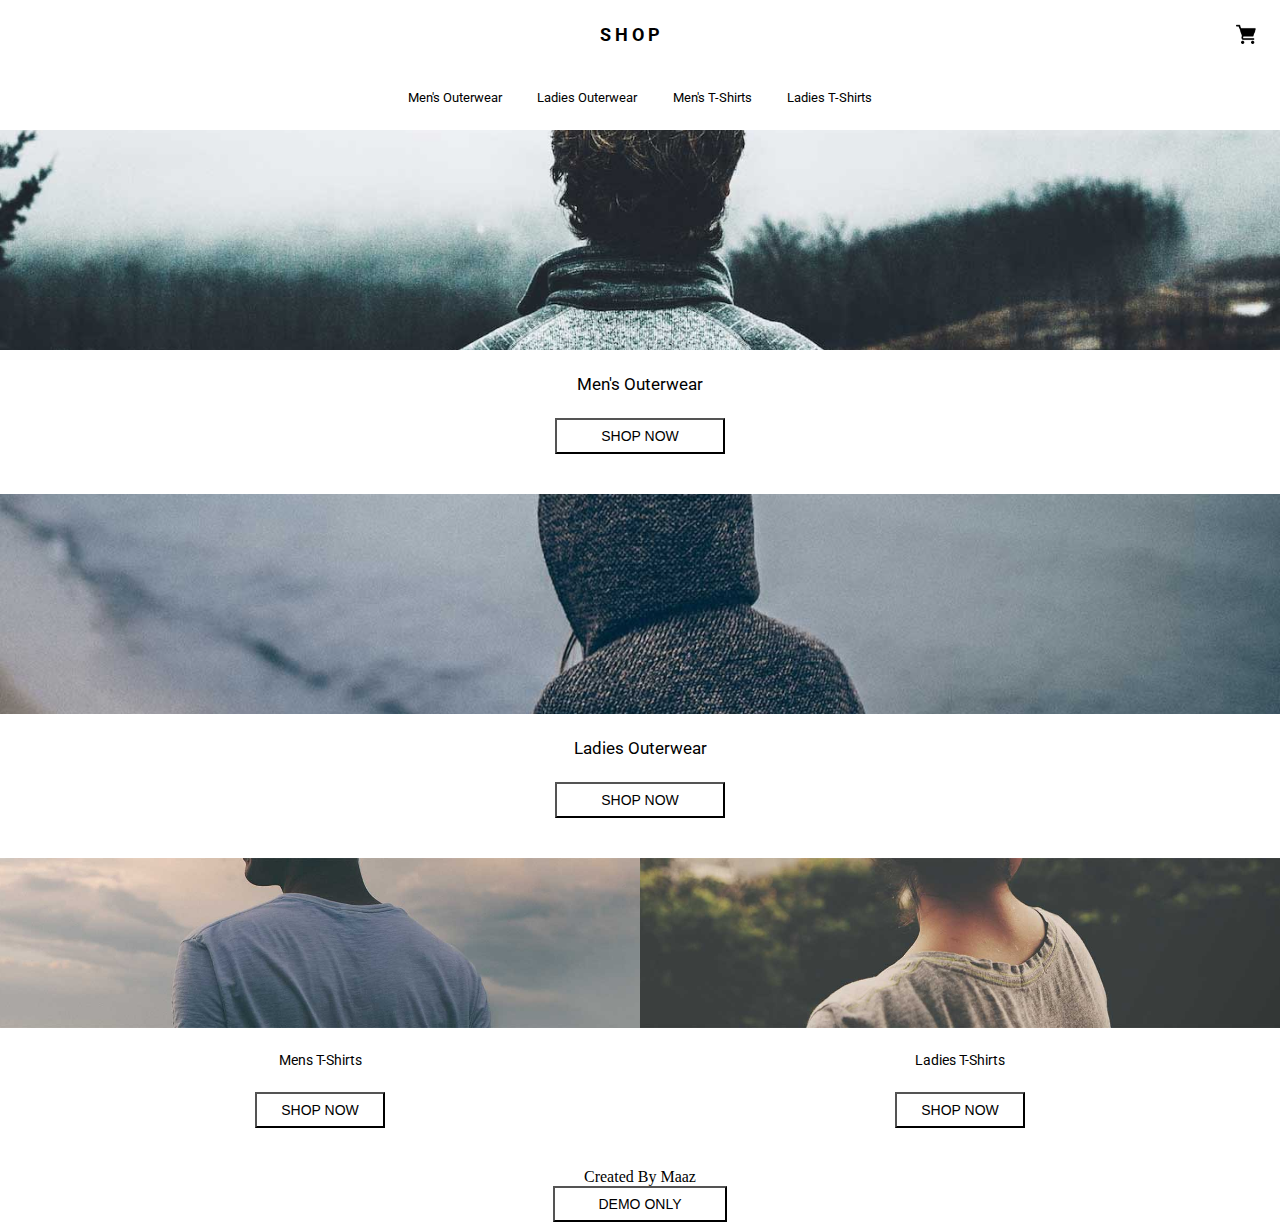
<file: index.html>
<!DOCTYPE html>
<html lang="en">
<head>
    <link rel="preconnect" href="https://fonts.googleapis.com">
    <link rel="preconnect" href="https://fonts.gstatic.com" crossorigin>
    <link href="https://fonts.googleapis.com/css2?family=Roboto:ital,wght@0,100;0,300;0,400;0,500;0,700;0,900;1,100;1,300;1,400;1,500;1,700;1,900&display=swap" rel="stylesheet">
    <meta charset="UTF-8">
    <meta name="viewport" content="width=device-width, initial-scale=1.0">
    <title>Ploymer Project</title>
    <link rel="stylesheet" href="styles.css">
</head>
<body>
    <main>
        <nav>
            <div>
                <a href="index.html">
                    <img src="images_home_screen/menu.png" alt="options" class="hamburger">
                </a>
            </div>
            <div>
                <p>S H O P</p>
            </div>
            <div>
                <a href="index.html">
                    <img src="images_home_screen/grocery-store.png" alt="cart" class="cart">
                </a>
            </div>
        </nav>
        <div class="categories-bar">
            <div class="categories">
                <p>Men's Outerwear</p> 
                <p>Ladies Outerwear</p>
                <p>Men's T-Shirts</p> 
                <p>Ladies T-Shirts</p>
            </div>
        </div>

        <!-- <div class="container"> -->
            <div class="mens-outerwear">
                <div class="image"></div>
                <div class="category-button">
                    <p>Men's Outerwear</p>
                    <a href="mens-outerwear.html"> 
                        <button>SHOP NOW</button>
                    </a>
                </div>
            </div>
            
            <div class="ladies-outerwear">
                <div class="image"></div>
                <div class="category-button">
                    <p>Ladies Outerwear</p>
                    <button>SHOP NOW</button>
                </div>
            </div>
            <div class="t-shirt">
                <div class="mens-tshirt">
                    <div class="image"></div>
                    <div class="category-button">
                        <p>Mens T-Shirts</p>
                        <button>SHOP NOW</button>
                    </div>
                </div>
                <div class="ladies-tshirt">
                    <div class="image"></div>
                    <div class="category-button">
                        <p>Ladies T-Shirts</p>
                        <button>SHOP NOW</button>
                    </div>
                </div>
            </div>
        <!-- </div> -->
         <footer>
            <a>Created By Maaz</a>
            <button>DEMO ONLY</button>
         </footer>
    </main>
</body>
</html>
</file>
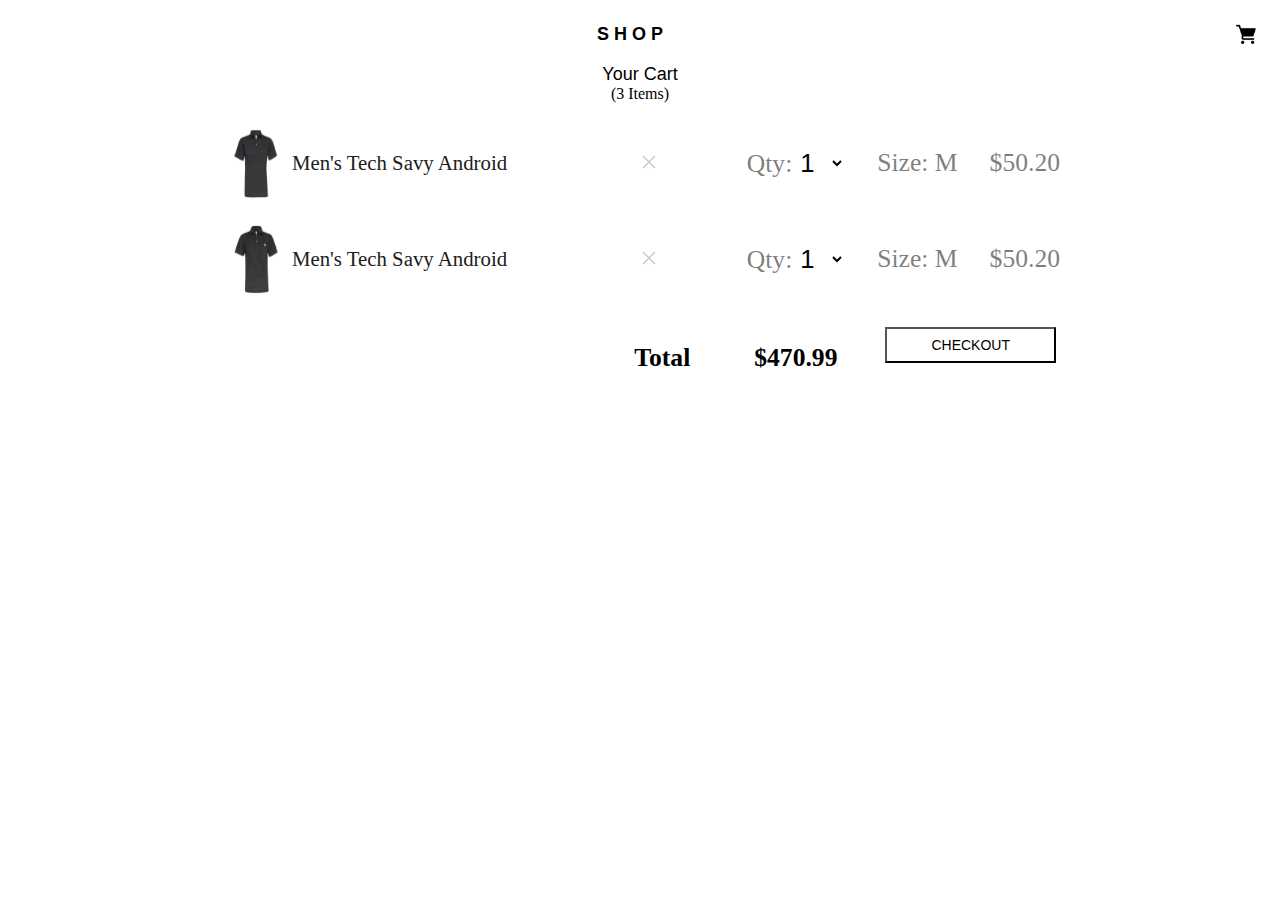
<file: cart.html>
<!DOCTYPE html>
<html lang="en">
  <head>
    <meta charset="UTF-8" />
    <meta name="viewport" content="width=device-width, initial-scale=1.0" />
    <link rel="stylesheet" href="styles.css" />
    <title>Cart Page</title>
  </head>
  <body>
    <nav>
        <div>
            <a href="index.html">
                <img src="images_home_screen/menu.png" alt="options" class="hamburger">
            </a>
        </div>
        <div>
            <p>S H O P</p>
        </div>
        <div>
            <a href="index.html">
                <img src="images_home_screen/grocery-store.png" alt="cart" class="cart">
            </a>
        </div>
    </nav>
    
    <div class="cart-container">
      <div class="cart-header">
        <p class="cart-heading">Your Cart</p>
        <span class="total-cart-item">(3 Items)</span>
      </div>

      <div id="cart-items-list">
        <div class="single-cart-item">
          <img
            src="images/10-11017A.jpg"
            alt="Item Image"
            class="cart-item-image"
          />
          <div class="cart-item-details">
            <div class="cart-item-title">
              <a
                class="cart-item-name"
                href="/detail/mens_outerwear/Men+s+Tech+Shell+Full-Zip"
                >Men's Tech Savy Android</a
              >
            </div>
            <button class="delete-item-button">
              <img class="delete-button-icon" src="images_home_screen/cross.png" alt="" />
            </button>
            <div class="cart-item-purchase-detail">
              <div class="cart-item-quantity">
                <label class="cart-item-label">Qty:</label>
                <select id="cart-item-select">
                  <option value="1">1</option>
                  <option value="2">2</option>
                  <option value="3">3</option>
                  <option value="4">4</option>
                  <option value="5">5</option>
                  <option value="6">6</option>
                  <option value="7">7</option>
                  <option value="8">8</option>
                  <option value="9">9</option>
                  <option value="10">10</option>
                  <option value="11">11</option>
                  <option value="12">12</option>
                </select>
              </div>
              <div class="cart-item-label">Size: <span>M</span></div>
              <div class="cart-item-label">$50.20</div>
            </div>
          </div>
        </div>
        
        <div class="single-cart-item">
            <img
              src="images/10-11019A.jpg"
              alt="Item Image"
              class="cart-item-image"
            />
            <div class="cart-item-details">
              <div class="cart-item-title">
                <a
                  class="cart-item-name"
                  href="/detail/mens_outerwear/Men+s+Tech+Shell+Full-Zip"
                  >Men's Tech Savy Android</a
                >
              </div>
              <button class="delete-item-button">
                <img class="delete-button-icon" src="images_home_screen/cross.png" alt="" />
              </button>
              <div class="cart-item-purchase-detail">
                <div class="cart-item-quantity">
                  <label class="cart-item-label">Qty:</label>
                  <select id="cart-item-select">
                    <option value="1">1</option>
                    <option value="2">2</option>
                    <option value="3">3</option>
                    <option value="4">4</option>
                    <option value="5">5</option>
                    <option value="6">6</option>
                    <option value="7">7</option>
                    <option value="8">8</option>
                    <option value="9">9</option>
                    <option value="10">10</option>
                    <option value="11">11</option>
                    <option value="12">12</option>
                  </select>
                </div>
                <div class="cart-item-label">Size: <span>M</span></div>
                <div class="cart-item-label">$50.20</div>
              </div>
            </div>
          </div>

        <div class="billing-total">
          <div class="item-total">
            <span class="total-amount">Total</span>
            <span class="total-amount">$470.99</span>
            <a id="cart-page__button" href="checkout-page.html">
              <button class="banner__button">CHECKOUT</button>
            </a>
          </div>
        </div>
      </div>
    </div>
  </body>
</html>
</file>
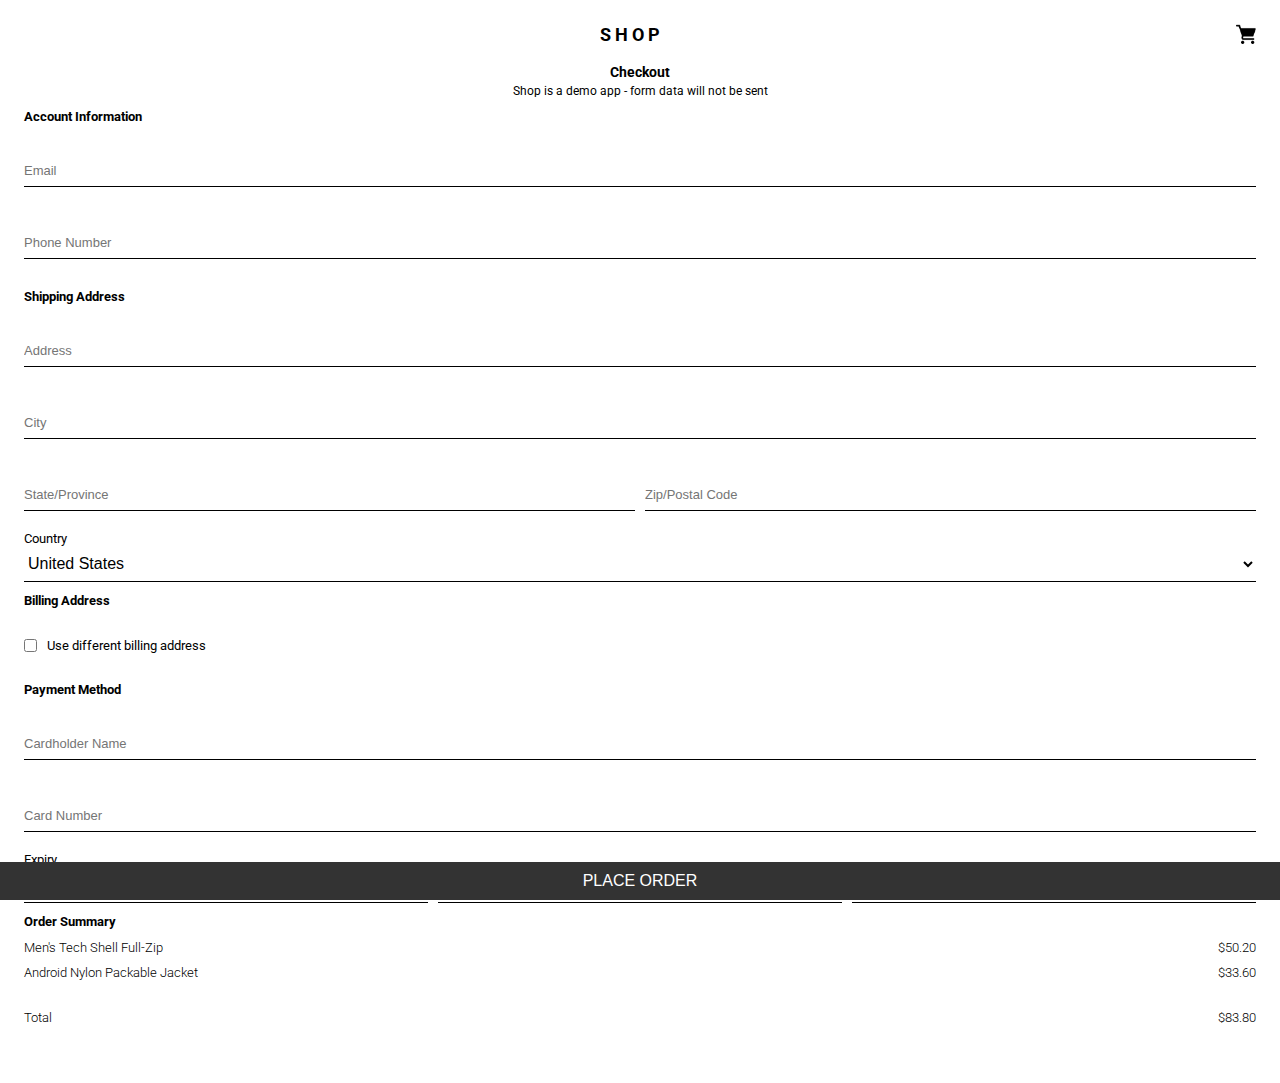
<file: checkout.html>
<!DOCTYPE html>
<html lang="en">
<head>
    <link rel="preconnect" href="https://fonts.googleapis.com">
    <link rel="preconnect" href="https://fonts.gstatic.com" crossorigin>
    <link href="https://fonts.googleapis.com/css2?family=Roboto:ital,wght@0,100;0,300;0,400;0,500;0,700;0,900;1,100;1,300;1,400;1,500;1,700;1,900&display=swap" rel="stylesheet">
    <meta charset="UTF-8">
    <meta name="viewport" content="width=device-width, initial-scale=1.0">
    <title>Document</title>
    <link rel="stylesheet" href="styles.css">
</head>
<body>
    <main>
        <nav>
            <div>
                <a href="index.html">
                    <img src="images_home_screen/menu.png" alt="options" class="hamburger">
                </a>
            </div>
            <div>
                <p>S H O P</p>
            </div>
            <div>
                <a href="index.html">
                    <img src="images_home_screen/grocery-store.png" alt="cart" class="cart">
                </a>
            </div>
        </nav>
        <div class="checkout-container">
            <div class="checkout-heading">
                <h1>Checkout</h1>
                <p>Shop is a demo app - form data will not be sent</p>
            </div>

            <h2>Account Information</h2>
            <input type="email" placeholder="Email">
            <input type="tel" placeholder="Phone Number">
            <h2>Shipping Address</h2>
            <input type="text" placeholder="Address">
            <input type="text" placeholder="City">
            <div class="state-zipcode">
                <input type="text" placeholder="State/Province">
                <input type="text" placeholder="Zip/Postal Code">
            </div>
            <label for="country">Country</label>
            <select name="country" id="country" >
                <option value="US" selected>United States</option>
                <option value="CA"> Canada</option>
            </select>
            <h2>Billing Address</h2>
            <div class="billing-address">
                <input type="checkbox" id="setBilling">
                <label for="setBilling">Use different billing address</label>
            </div>
            <!-- <input type="text" placeholder="Address">
            <input type="text" placeholder="City">
            <input type="text" placeholder="State/Province">
            <input type="text" placeholder="Zip/Postal Code"> -->
            <h2>Payment Method</h2>
            <input type="text" placeholder="Cardholder Name">
            <input type="text" placeholder="Card Number">
            <label for="Expiry">Expiry</label>
            <div class="cc-expiry">
                <select name="ccExpMonth" id="ccExpMonth">
                    <option value="01">Jan</option>
                    <option value="02">Feb</option>
                    <option value="03">Mar</option>
                    <option value="04">Apr</option>
                    <option value="05">May</option>
                    <option value="06">Jun</option>
                    <option value="07">Jul</option>
                    <option value="08">Aug</option>
                    <option value="09">Sep</option>
                    <option value="10">Oct</option>
                    <option value="11">Nov</option>
                    <option value="12">Dec</option>
                </select>
                <select name="ccExpYear" id="ccExpYear">
                    <option value="2024">2024</option>
                    <option value="2025">2025</option>
                    <option value="2026">2026</option>
                    <option value="2027">2027</option>
                    <option value="2028">2028</option>
                    <option value="2029">2029</option>
                    <option value="2030">2030</option>
                    <option value="2031">2031</option>
                    <option value="2032">2032</option>
                    <option value="2033">2033</option>
                    <option value="2034">2034</option>
                </select>
                <input type="tel" placeholder="CVV" id="cvv">
            </div>

            <h2>Order Summary</h2>
            <div id="order-summary">
                <div class="cart-item-1">
                    <p>Men's Tech Shell Full-Zip</p>
                    <p>$50.20</p>
                </div>
                <div class="cart-item-2">
                    <p>Android Nylon Packable Jacket</p>
                    <p>$33.60</p>
                </div>
                <div class="total">   
                    <p>Total</p>
                    <p>$83.80</p>
                </div>
            </div>
            <div class="product-details-cart-button">
                <button>PLACE ORDER</button>
            </div>
        </div>
    </main>
</body>
</html>
</file>
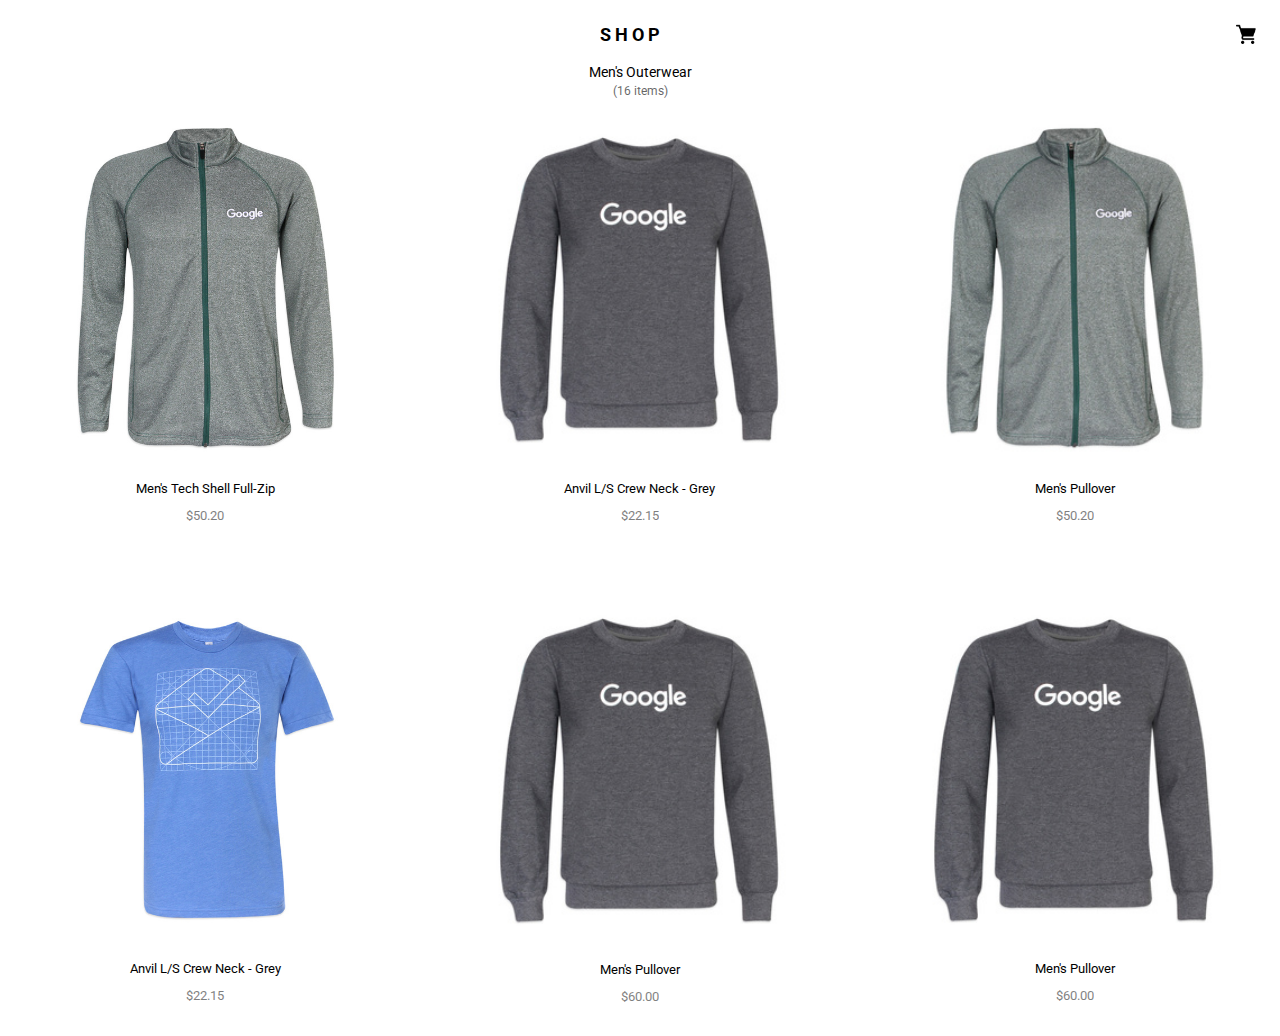
<file: mens-outerwear.html>
<!DOCTYPE html>
<html lang="en">
<head>
    <link rel="preconnect" href="https://fonts.googleapis.com">
    <link rel="preconnect" href="https://fonts.gstatic.com" crossorigin>
    <link href="https://fonts.googleapis.com/css2?family=Roboto:ital,wght@0,100;0,300;0,400;0,500;0,700;0,900;1,100;1,300;1,400;1,500;1,700;1,900&display=swap" rel="stylesheet">
    <meta charset="UTF-8">
    <meta name="viewport" content="width=device-width, initial-scale=1.0">
    <link rel="stylesheet" href="styles.css">
    <title>Document</title>
</head>
<body>
    <main>
        <nav>
            <div>
                <a href="index.html">
                    <img src="images_home_screen/menu.png" alt="options" class="hamburger">
                </a>
            </div>
            <div>
                <p>S H O P</p>
            </div>
            <div>
                <a href="index.html">
                    <img src="images_home_screen/grocery-store.png" alt="cart" class="cart">
                </a>
            </div>
        </nav>
        <header class="mens-outerwear-header">
            <div class="mens-outerwear-header-content">
                <h3>Men's Outerwear</h3>
                <p>(16 items)</p>
            </div>
        </header>
        <div class="product-catalog">
            <div class="product">
                <a href="product-details1.html">
                    <div class="product-image">
                        <img src="images/10-15068A.jpg" alt="Men's Tech Shell Full-Zip">
                    </div>
                </a>
                <p class="product-title">Men's Tech Shell Full-Zip</p>
                <p class="product-price">$50.20</p>
            </div>
            
            <div class="product">
                <a href="product-details2.html">
                    <div class="product-image">
                        <img src="images/10-14154B.jpg" alt="Men's Jacket">
                    </div>
                </a>
                <p class="product-title">Anvil L/S Crew Neck - Grey</p>
                <p class="product-price">$22.15</p>
            </div>
        
            <div class="product">
                <a href="product-details3.html">
                    <div class="product-image">
                        <img src="images/10-15068B.jpg" alt="Men's Pullover">
                    </div>
                </a>
                <p class="product-title">Men's Pullover</p>
                <p class="product-price">$50.20</p>
            </div>
            
            <div class="product">
                <a href="product-details3.html">
                    <div class="product-image">
                        <img src="images/10-13240A.jpg" alt="Men's Pullover">
                    </div>
                </a>
                <p class="product-title">Anvil L/S Crew Neck - Grey</p>
                <p class="product-price">$22.15</p>
            </div>

            <div class="product">
                <a href="product-details3.html">
                    <div class="product-image">
                        <img src="images/10-14154B.jpg" alt="Men's Pullover">
                    </div>
                </a>
                <p class="product-title">Men's Pullover</p>
                <p class="product-price">$60.00</p>
            </div>

            <div class="product">
                <a href="product-details3.html">
                    <div class="product-image">
                        <img src="images/10-14154B.jpg" alt="Men's Pullover">
                    </div>
                </a>
                <p class="product-title">Men's Pullover</p>
                <p class="product-price">$60.00</p>
            </div>
        </div>        
    </main>
</body>
</html>
</file>
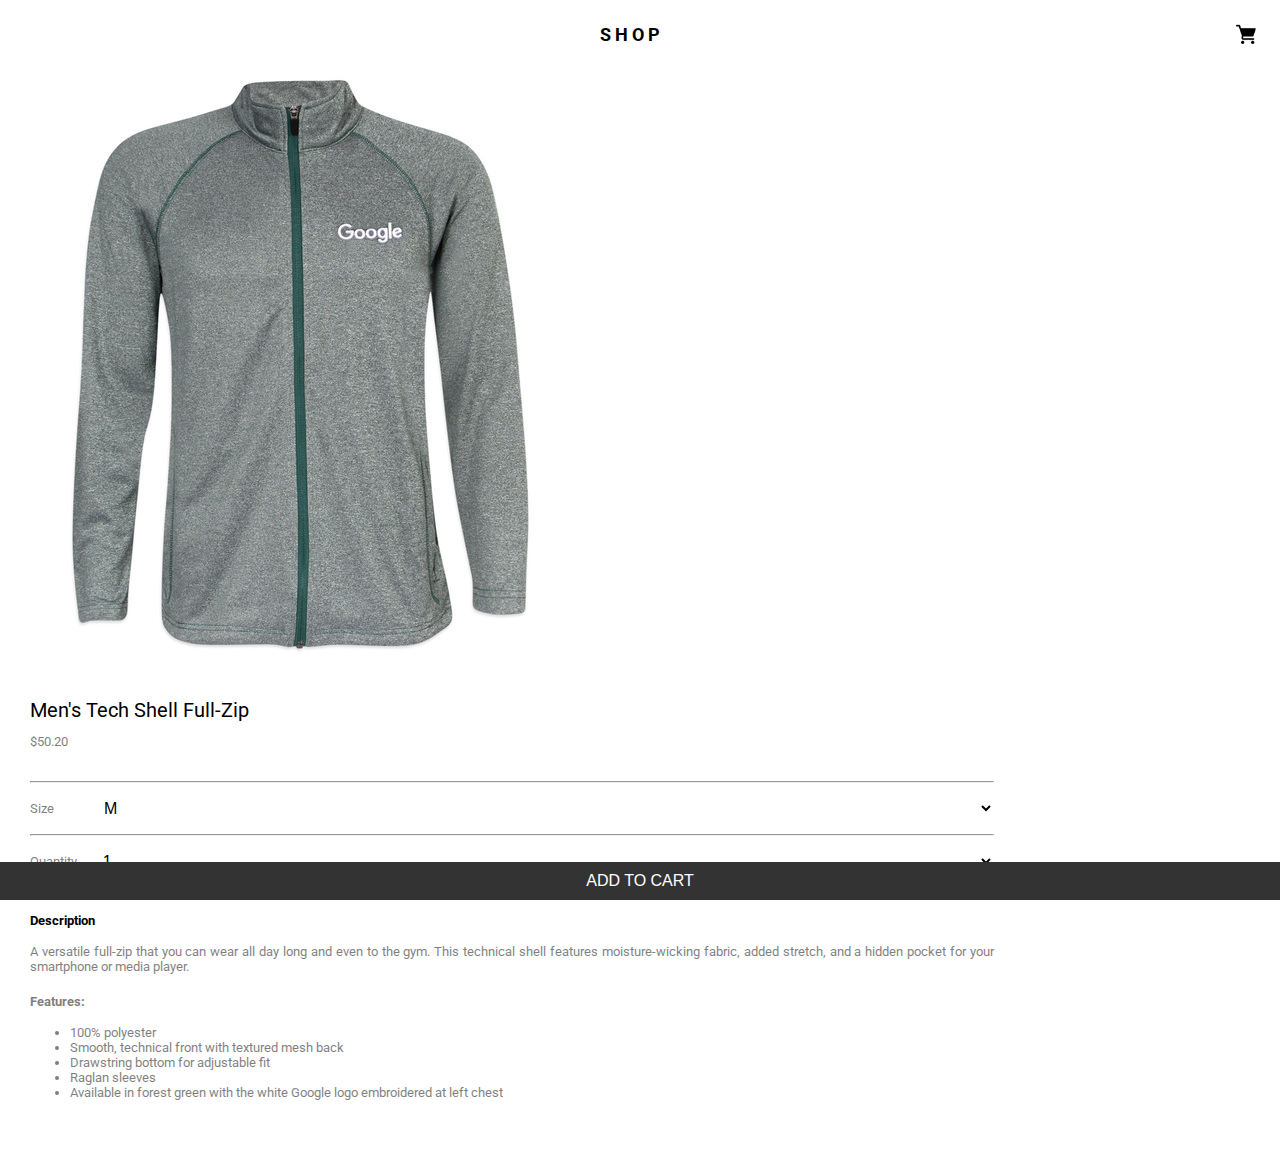
<file: product-details.html>
<!DOCTYPE html>
<html lang="en">
<head>
    <meta charset="UTF-8">
    <meta name="viewport" content="width=device-width, initial-scale=1.0">
    <link rel="preconnect" href="https://fonts.googleapis.com">
    <link rel="preconnect" href="https://fonts.gstatic.com" crossorigin>
    <link href="https://fonts.googleapis.com/css2?family=Roboto:ital,wght@0,100;0,300;0,400;0,500;0,700;0,900;1,100;1,300;1,400;1,500;1,700;1,900&display=swap" rel="stylesheet">
    <title>Product Details</title>
    <link rel="stylesheet" href="styles.css">
</head>
<body>
    <main>
        <nav>
            <div>
                <a href="index.html">
                    <img src="images_home_screen/menu.png" alt="options" class="hamburger">
                </a>
            </div>
            <div>
                <p>S H O P</p>
            </div>
            <div>
                <a href="index.html">
                    <img src="images_home_screen/grocery-store.png" alt="cart" class="cart">
                </a>
            </div>
        </nav>
        <div class="product-details-container">
            <!-- Product Image Section -->
            <div class="product-details-image">
                <img src="images/10-15068A.jpg" alt="Men's Tech Shell Full-Zip">
            </div>

            <!-- Product Details Section -->
            <div class="product-details-content">
                <p id="product-name">Men's Tech Shell Full-Zip</p>
                <p class="product-price">$50.20</p>

                <!-- Product Options -->
                <div class="product-details-options">
                    <hr>
                    <div class="product-size">
                        <label for="size" >Size</label>
                        <select id="size" name="size">
                            <option value="M">M</option>
                            <option value="L">L</option>
                            <option value="XL">XL</option>
                        </select>
                    </div>

                    <hr>

                    <div class="product-quantity">
                        <label for="quantity" >Quantity</label>
                        <select id="quantity" name="quantity">
                            <option value="1">1</option>
                            <option value="2">2</option>
                            <option value="3">3</option>
                        </select>
                    </div>

                    <hr>

                </div>

                <!-- Product Description -->
                <div class="product-details-description">
                    <h3>Description</h3>
                    <p>
                        A versatile full-zip that you can wear all day long and even to the gym. 
                        This technical shell features moisture-wicking fabric, added stretch, and a hidden pocket for your smartphone or media player.
                    </p>

                    <h4>Features:</h4>
                    <ul>
                        <li>100% polyester</li>
                        <li>Smooth, technical front with textured mesh back</li>
                        <li>Drawstring bottom for adjustable fit</li>
                        <li>Raglan sleeves</li>
                        <li>Available in forest green with the white Google logo embroidered at left chest</li>
                    </ul>
                </div>

                <!-- Add to Cart Button -->
                <div class="product-details-cart-button">
                    <button>ADD TO CART</button>
                </div>
            </div>
        </div>
    </main>
</body>
</html>
</file>
<file: styles.css>
* {
    margin: 0;
    padding: 0;
    box-sizing: border-box;
}
main {
    height: 100vh;
}
body, html {
    width: 100%;
    /* overflow-x: hidden; */
}
nav {
    display: flex;
    justify-content: space-between;
    padding: 1.5rem;
    font-size: 1rem;
    font-weight: bold;
    width: 100%;
    max-width: 100vw;
    height: 64px;
}
.hamburger, .cart {
    height: 20px;
    width: 20px;
}

p {
    text-align: center;
    font-family: 'roboto',sans-serif;
    font-size: 18px;
}

.container {
    width: 100%; /* Ensure container is full width */
    height: 100%;
    display: flex;
    flex-direction: column;

}

.mens-outerwear {
    display: flex;
    flex-direction: column;
    align-items: center;
    justify-content: center;
    height: 36%;
    width: 100%;
    margin-bottom: 40px;
}

.mens-outerwear p{
    font-size: 17px;
    padding: 0; 
    margin:24px 0;
}

.ladies-outerwear {
    display: flex;
    flex-direction: column;
    align-items: center;
    justify-content: center;
    height: 36%;
    width: 100%;
    margin-bottom: 40px;
}

.ladies-outerwear p{
    font-size: 17px;
    padding: 0; 
    margin:24px 0;
}
.t-shirt {
    display: flex;
    align-items: center; 
    justify-content: center;
    height: 30%;
    width: 100%;
    margin: 0 0 40px ;
}

.mens-tshirt {
    display: flex;
    flex-direction: column;
    justify-content: center;
    height: 100%;
    width: 50%;
}

.ladies-tshirt{
    display: flex;
    flex-direction: column;
    justify-content: center;
    height: 100%;
    width: 50%;
}

.image {
    width: 100%; /* Full width of the parent container */
    height: 75%; /* Set desired height */
    background-size: cover; /* Ensures the background image covers the entire area */
    background-position: center; /* Centers the image */
    background-repeat: no-repeat; /* Prevents image repetition */
}

.t-shirt p{
    font-size: 14.3px;
    padding: 0; 
    margin:24px 0;
}

.t-shirt button{
    padding: 8px 24px;
}

.mens-outerwear .image{
    background-image: url("./images_home_screen/mens_outerwear.jpg");
}

.ladies-outerwear .image{
    background-image: url("./images_home_screen/ladies_outerwear.jpg");
}

.mens-tshirt .image{
    background-image: url("./images_home_screen/mens_tshirts.jpg");
}

.ladies-tshirt .image{
    background-image: url("./images_home_screen/ladies_tshirts.jpg");
}

.category-button {
    display: flex;
    flex-direction: column;
    justify-content: center;
    align-items: center;
}

button {
    border-color: black;
    background-color: white;
    font-size: 14px;
    padding: 8px 44px;
    font-weight: 500;
    border-color: black;
}

footer{
    display: flex;
    flex-direction: column;
    justify-content: center;
    align-items: center;
}

.categories-bar{
    display: none;
    justify-content: center;
    padding: 25.5px;
}

.categories{
    display: flex;
    width: 500px;
    justify-content: space-around;
}

.categories p{
    font-size: 13px;
}

@media(min-width:769px) and (max-width:1024px){
    .categories-bar{
        display: flex;
    }

    .hamburger{
        display: none;
    }

}

@media(min-width:1025px){
    .categories-bar{
        display: flex;
    }

    .hamburger{
        display: none;
    }

}

.mens-outerwear-header{
    display:flex;
    justify-content: center;
    font-family: 'Roboto',sans-serif;
}

.mens-outerwear-header h3{
    font-size: 14.3px;
    font-weight: 400;
    margin: 0 0 4px;
}

.mens-outerwear-header p{
    font-size: 12px;
    opacity: 0.6;
}

.product-catalog {
    display: grid;
    grid-template-columns: repeat(2, 1fr); /* 2 products per row for mobile */
    gap: 24px;
}

.product {
    text-align: center;
}

.product-image img {
    width: 82%; /* Make the image take up full width */
    aspect-ratio: 1 / 1; /* Ensures square image */
    object-fit: cover; /* Ensures image covers the container while maintaining aspect ratio */
    margin: 21px 0;
}

.product-title {
    font-size: 13px;
}

.product-price {
    font-size: 13px;
}

/* Tablet and Web view (3 products per row) */
@media (min-width: 769px) {
    .product-catalog {
        grid-template-columns: repeat(3, 1fr); /* 3 products per row */
    }
}






/* General styling for product details page */
.product-details-container {
    display: flex;
    flex-direction: column;
    width: 100%;
    font-family: 'roboto',sans-serif;
    /* max-width: 1200px; */
    /* gap: 20px; */
    margin: 0 auto;
    justify-content: center;
}

.product-details-image img {
    width: 100%;
    max-width: 600px;
    height: auto;
}

.product-details-content {
    display: flex;
    flex-direction: column;
    padding: 30px;
    width: 80%;
    align-items: flex-start;
}

#product-name{
    font-size: 20px;
}

.product-price {
    font-size: 13px;
    margin: 12px 0 32px;
    opacity: 0.5;
}

.product-details-options {
    display: flex;
    flex-direction: column;
    width: 100%;
}

.product-details-options label {
    opacity: 0.5;
    font-size: 13px;
}

.product-details-options select {
    font-size: 16px;
    border: none;
    background-color: transparent;
    outline: none;
    width: 100%;
}

#size{
    padding: 16px 24px 16px 45.89px;
}

#quantity{
    padding: 16px 24px 16px 21.84px;
}

.product-size{
    display: flex;
    align-items: center;
    justify-content: space-between;
    width: 100%;
}

.product-quantity{
    display: flex;
    align-items: center;
}

.product-details-description{
    width: 100%;
}

.product-details-description h3 {
    font-size: 13px;
    margin: 24px 0 16px;
}

.product-details-description p {
    font-size: 13px;
    margin-bottom: 20px;
    opacity: 0.5;
    text-align: justify;
}

.product-details-description h4 {
    font-size: 13px;
    opacity: 0.5;
    margin: 0 0 16px;
}

.product-details-description ul {
    list-style-type: disc;
    font-size: 13px;
    opacity: 0.5;
    padding-left: 40px;
    margin-top: 13px;
    margin-bottom: 40px;
}

.product-details-cart-button {
    width: 100%;
    position:fixed;
    bottom: 0;
    left: 0;
    /* z-index: 10; */
}

.product-details-cart-button button {
    background-color: #333;
    color: white;
    padding: 10px 20px;
    font-size: 16px;
    cursor: pointer;
    border: none;
    width: 100%;
}

.product-details-cart-button button:hover {
    background-color: #555;
}

/* Mobile view */
@media (max-width: 768px) {
    .product-details-container {
        flex-direction: column;
        align-items: center;
    }

    .product-details-image img {
        width: 100%;
        height: auto;
    }
}

/* Tablet and web view */
@media (min-width: 769px) and (max-width: 1024px) {
    .product-details-container {
        flex-direction: row;
        gap: 50px;
    }

    .product-details-image {
        width: 50%;
    }

    .product-details-content {
        width: 50%;
    }

    .product-details-cart-button {
        position: static; /* Reset to default positioning */
        width: auto; /* Button will adjust according to content size */
        margin-top: 20px; /* Add spacing from the content */
    }

    .product-details-cart-button button {
        width: 100%; /* Still take full width within the content */
        background-color: white;
        border: 2px solid black;
        color: black;
    }
}


/* General styling for product details page */

.checkout-container{
    display: flex;
    flex-direction: column;
    font-family: 'roboto',sans-serif;
    padding: 0 24px 48px;
}

.checkout-heading{
    display: flex;
    flex-direction: column;
    align-items: center;
}

.checkout-heading h1{
    font-size: 14.3px;
    margin: 0 0 4px;
}

.checkout-heading p{
    font-size: 12px;
}

.checkout-container h2{
    font-size: 13px;
    margin: 10.79px 0;
}

.checkout-container input{
    font-size: 13px;
    padding: 8px 0;
    border: none;
    outline: none;
    border-bottom: 1px solid black;
    width: 100%;
    margin: 20px 0;
}

.state-zipcode{
    display:flex;
    gap:10px;
}

.checkout-container label{
    font-size: 13px;
}

.checkout-container select{
    font-size: 16px;
    padding: 8px 24px 8px 0px;
    border: none;
    outline: none;
    background-color: white;
    border-bottom: 0.5px solid black;
}

.billing-address{
    display: flex;
    justify-content: flex-start;
    align-items: center;
    gap: 10px;
}

#setBilling{
    width: auto;
}

.cc-expiry{
    display:flex;
    width: 100%;
    gap: 10px;
}

#cvv{
    margin: 0;
    font-size: 16px;
    width: 33%;
}

#ccExpMonth{
    width: 33%;
}

#ccExpYear{
    width: 33%;
}

#order-summary p{
    font-size: 13px;
    font-weight: 300;
    margin-bottom: 10px;
}

.cart-item-1{
    display: flex;
    justify-content: space-between;
}

.cart-item-2{
    display: flex;
    justify-content: space-between;
}

.total{
    display: flex;
    justify-content: space-between;
    margin-top: 20px;
}



/*Cart page styling*/

/* Cart Page */
.cart-header{
    display: flex;
    flex-direction: column;
    align-items: center;
}

.single-cart-item {
    display: flex;
    justify-content: center;
    width: 100%;
    margin: 1.5rem 0;
  }
  .cart-item-image {
    height: 72px;
    width: 72px;
    padding: 0 0.5rem;
  }
  .cart-item-details {
    width: 60%;
    display: flex;
    flex-wrap: wrap;
    justify-content: space-between;
  }
  
  #cart-item-select {
    border: none;
    background-color: transparent;
    font-size: 1.6rem;
  }
  
  .cart-item-title {
    display: flex;
    justify-content: space-between;
    align-items: center;
    width: 80%;
    height: 50%;
  }
  
  .cart-item-name {
    text-align: start;
    text-decoration: none;
    color: #202020;
    font-size: 1.3rem;
  }
  
  .cart-item-purchase-detail {
    display: flex;
    justify-content: flex-end;
    align-items: center;
    column-gap: 2rem;
    width: 100%;
    height: 50%;
  }
  .cart-item-label {
    font-size: 1.6rem;
    opacity: 0.5;
  }
  .delete-item-button {
    box-sizing: border-box;
    height: 34px;
    width: 34px;
    height: auto;
    border: none;
    background-color: transparent;
  }
  .delete-button-icon {
    height: 18px;
    width: 18px;
    opacity: 0.5;
  }
  .total-amount {
    padding: 1rem;
  }
  
  .item-total {
    width: 70%;
    font-size: 1.6rem;
    font-weight: 700;
    display: flex;
    justify-content: flex-end;
    column-gap: 2rem;
  }
  .billing-total {
    width: 100%;
    display: flex;
    justify-content: center;
    margin-top: 2rem;
  }

  #cart-page-button {
    display: none;
  }
  @media screen and (min-width: 768px) {
    .cart-item-details {
      flex-direction: row;
      align-items: center;
      column-gap: 1rem;
      flex-wrap: nowrap;
    }
    .delete-button {
      order: 1;
    }
    .item-total {
      width: 65%;
    }
    #cart-page-button {
      display: inline;
    }
  }
</file>
